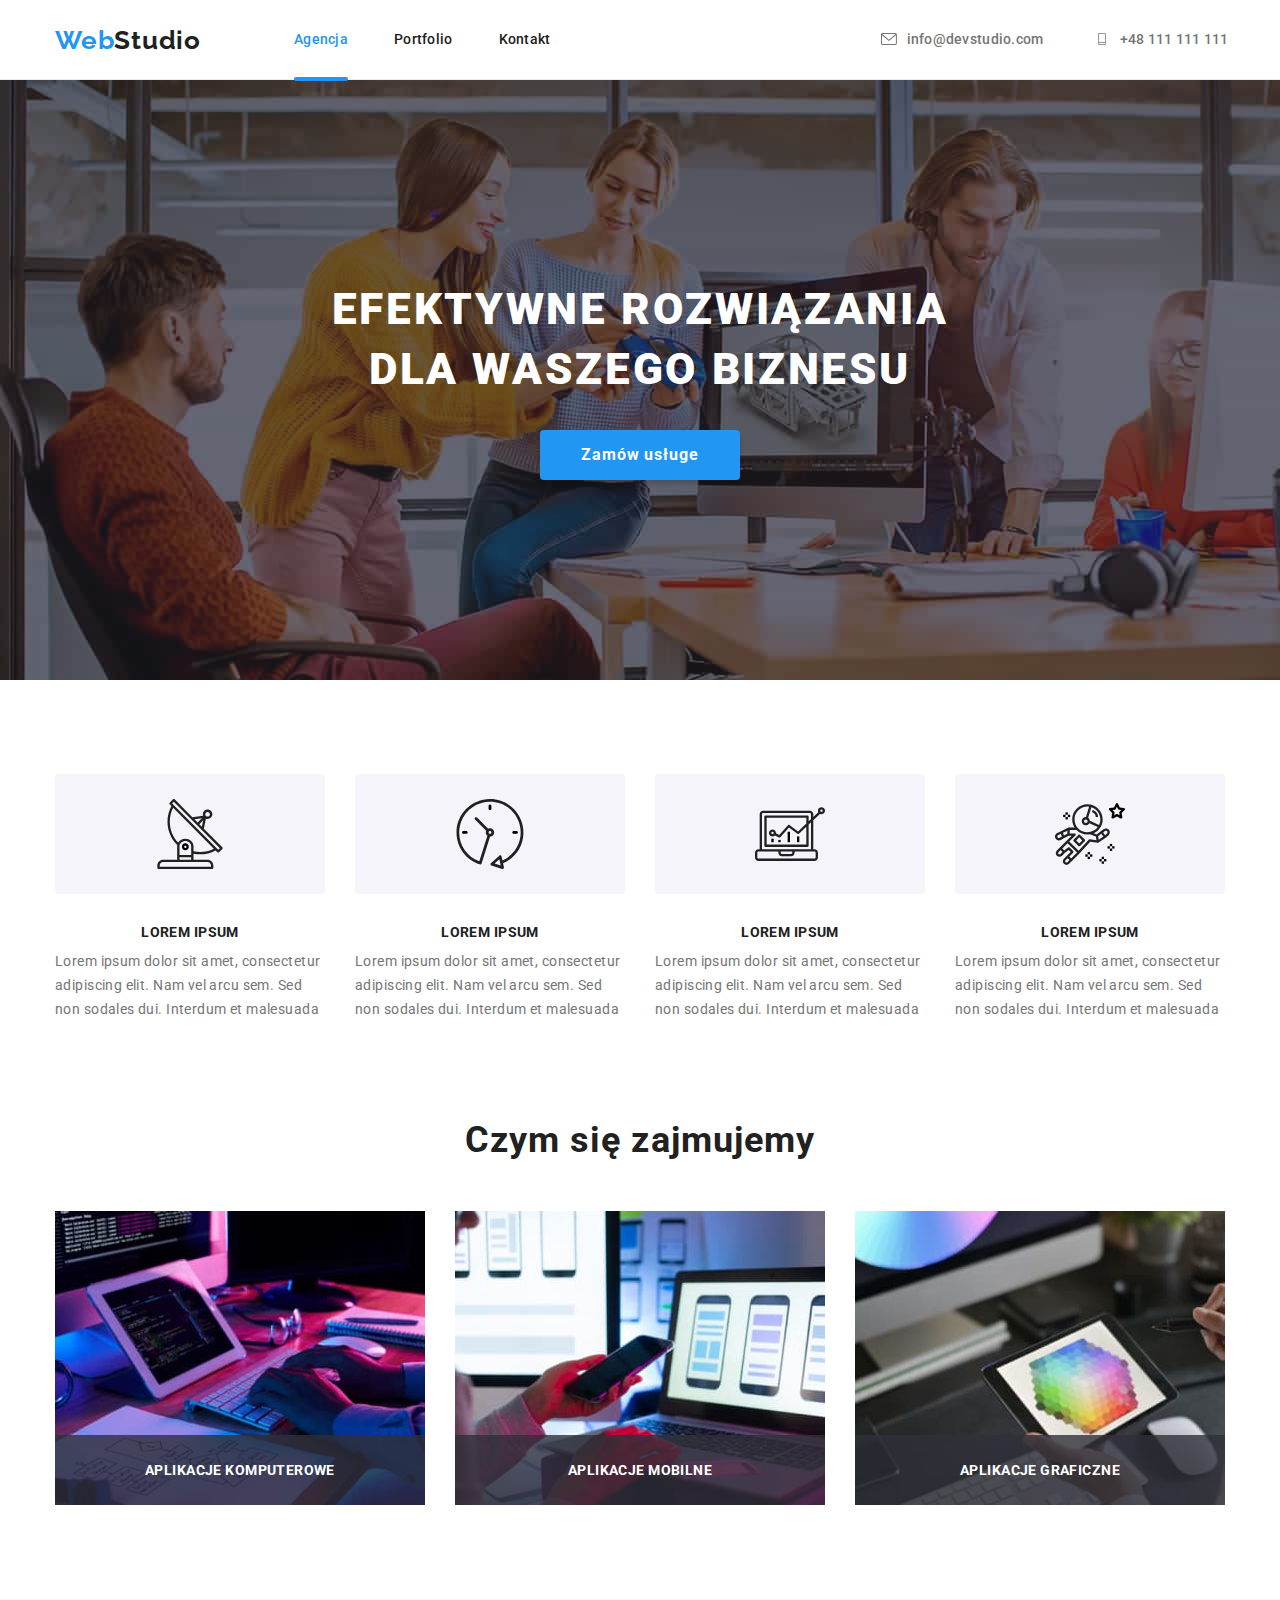
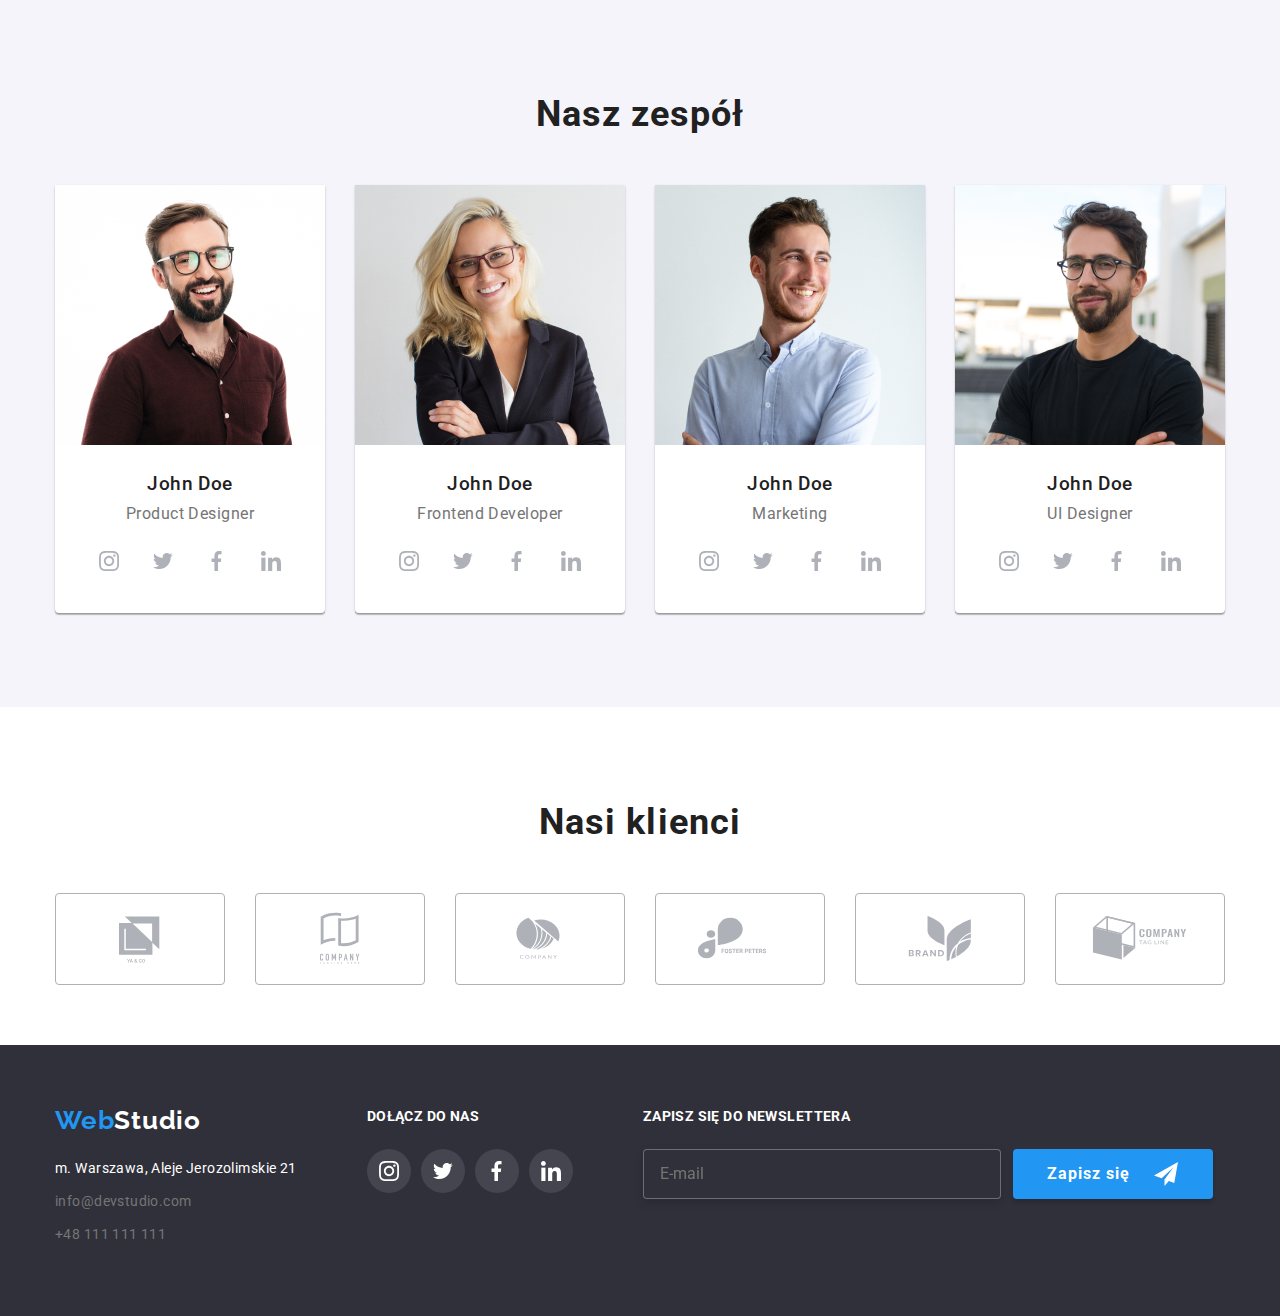
<file: index.html>
<!DOCTYPE html>
<html lang="en">

<head>
  <meta charset="UTF-8" />
  <meta http-equiv="X-UA-Compatible" content="IE=edge" />
  <meta name="viewport" content="width=device-width, initial-scale=1.0" />
  <title>WebStudio homepage</title>
  <link rel="icon" type="image/x-icon" href="images/favicon.png">
  <link rel="stylesheet"
    href="https://cdnjs.cloudflare.com/ajax/libs/modern-normalize/1.0.0/modern-normalize.min.css" />
  <link rel="preconnect" href="https://fonts.googleapis.com" />
  <link rel="preconnect" href="https://fonts.gstatic.com" crossorigin />
  <link href="https://fonts.googleapis.com/css2?family=Raleway:wght@700&family=Roboto:wght@400;500;700;900&display=swap"
    rel="stylesheet" />
  <link rel="stylesheet" href="./css/main.min.css" />
</head>

<body>
  <header class="header">
    <div class="container">
      <a class="logo" href="./index.html"><span class="logo--color">Web</span>Studio</a>
      <div class="header__desktop">
        <nav class="navi">
          <ul class="navi__list">
            <li class="navi__item">
              <a class="navi__link navi__link--active" href="./index.html">Agencja</a>
            </li>
            <li class="navi__item">
              <a class="navi__link" href="./portfolio.html">Portfolio</a>
            </li>
            <li class="navi__item">
              <a class="navi__link" href="./Kontakt">Kontakt</a>
            </li>
          </ul>
        </nav>
        <ul class="contact">
          <li class="contact__item">
            <a class="contact__link" href="mailto:info@devstudio.com">
              <svg class="contact__icon">
                <use href="./images/sprite.svg#icon-envelope"></use>
              </svg>info@devstudio.com
            </a>
          </li>
          <li class="contact__item">
            <a class="contact__link contact__link--header" href="tel:+48111111111">
              <svg class="contact__icon">
                <use href="./images/sprite.svg#icon-phone"></use>
              </svg>+48 111 111 111
            </a>
          </li>
        </ul>
      </div>
      <div class="header__mobile">
        <button class="menu__button js-open-menu" aria-expanded="false" aria-controls="mobile-menu">
          <svg class="menu__icon">
            <use href="./images/sprite.svg#icon-menu-open"></use>
          </svg>
        </button>
      </div>
    </div>
  </header>
  <main>
    <section class="title">
      <div class="container">
        <h1 class="title__headline">EFEKTYWNE ROZWIĄZANIA DLA WASZEGO BIZNESU</h1>
        <button class="title__button" type="button" data-modal-open>Zamów usługe</button>
      </div>
    </section>
    <section class="section">
      <div class="container">
        <ul class="list">
          <li class="list__item">
            <div class="list__box">
              <svg class="list__icon">
                <use href="./images/sprite.svg#icon-antenna"></use>
              </svg>
            </div>
            <h2 class="list__headline">LOREM IPSUM</h2>
            <p class="list__text">
              Lorem ipsum dolor sit amet, consectetur adipiscing elit. Nam vel
              arcu sem. Sed non sodales dui. Interdum et malesuada
            </p>
          </li>
          <li class="list__item">
            <div class="list__box">
              <svg class="list__icon">
                <use href="./images/sprite.svg#icon-clock"></use>
              </svg>
            </div>
            <h2 class="list__headline">LOREM IPSUM</h2>
            <p class="list__text">
              Lorem ipsum dolor sit amet, consectetur adipiscing elit. Nam vel
              arcu sem. Sed non sodales dui. Interdum et malesuada
            </p>
          </li>
          <li class="list__item">
            <div class="list__box">
              <svg class="list__icon">
                <use href="./images/sprite.svg#icon-diagram"></use>
              </svg>
            </div>
            <h2 class="list__headline">LOREM IPSUM</h2>
            <p class="list__text">
              Lorem ipsum dolor sit amet, consectetur adipiscing elit. Nam vel
              arcu sem. Sed non sodales dui. Interdum et malesuada
            </p>
          </li>
          <li class="list__item">
            <div class="list__box">
              <svg class="list__icon">
                <use href="./images/sprite.svg#icon-astronaut"></use>
              </svg>
            </div>
            <h2 class="list__headline">LOREM IPSUM</h2>
            <p class="list__text">
              Lorem ipsum dolor sit amet, consectetur adipiscing elit. Nam vel
              arcu sem. Sed non sodales dui. Interdum et malesuada
            </p>
          </li>
        </ul>
    </section>
    <section class="what-we-do section">
      <div class="container">
        <h2 class="section__title">Czym się zajmujemy</h2>
        <ul class="what-we-do__list">
          <li class="what-we-do__item">
            <div class="what-we-do__box">
              <img src="images/img 1.jpg" alt="Człowiek piszący na klawiaturze od komputera" width="370" height="294" />
              <p class="what-we-do__text">aplikacje komputerowe</p>
            </div>
          </li>
          <li class="what-we-do__item">
            <div class="what-we-do__box">
              <img src="images/img 2.jpg" alt="Człowiek trzymający telefon przed laptopem" width="370" height="294" />
              <p class="what-we-do__text">aplikacje mobilne</p>
            </div>
          </li>
          <li class="what-we-do__item">
            <div class="what-we-do__box">
              <img src="images/img 3.jpg" alt="Człowiek trzymający tablet z grafiką palety barw" width="370"
                height="294" />
              <p class="what-we-do__text">aplikacje graficzne</p>
            </div>
          </li>
        </ul>
      </div>
    </section>
    <section class="our-team section">
      <div class="container">
        <h2 class="section__title">Nasz zespół</h2>
        <ul class="our-team__list">
          <li class="our-team__item">
            <figure class="our-team__frame">
              <img class="our-team__img" src="images/Product-designer-mobile-@1x-450x460.jpg"
                srcset="images/Product-designer-mobile-@1x-450x460.jpg 450w, images/Product-designer-mobile-@2x-900x920.jpg 900w, images\Product-designer-tablet-@1x-354x374.jpg 354w, images\Product-designer-tablet-@2x-708x748.jpg 708w, images\Product-designer-desktop-@1x-270x260.jpg 270w, images\Product-designer-desktop-@2x-540x520.jpg 540w"
                alt="Product Designer"
                sizes="(min-width: 1200px) 270px, (min-width: 768px) 354px, (min-width: 200px) 450px" />
              <figcaption>
                <h3 class="our-team__name">John Doe</h3>
                <p class="our-team__workplace">Product Designer</p>
                <ul class="social">
                  <li>
                    <a class="social__link" href="#">
                      <svg class="social__icon">
                        <use href="./images/sprite.svg#icon-instagram"></use>
                      </svg>
                    </a>
                  </li>
                  <li>
                    <a class="social__link" href="#">
                      <svg class="social__icon">
                        <use href="./images/sprite.svg#icon-twitter"></use>
                      </svg>
                    </a>
                  </li>
                  <li>
                    <a class="social__link" href="#">
                      <svg class="social__icon">
                        <use href="./images/sprite.svg#icon-facebook"></use>
                      </svg>
                    </a>
                  </li>
                  <li>
                    <a class="social__link" href="#">
                      <svg class="social__icon">
                        <use href="./images/sprite.svg#icon-linkedin"></use>
                      </svg>
                    </a>
                  </li>
                </ul>
              </figcaption>
            </figure>
          </li>
          <li class="our-team__item">
            <figure class="our-team__frame">
              <img class="our-team__img" src="images/Frontend-mobile-@1x-450x460.jpg"
                srcset="images\Frontend-mobile-@1x-450x460.jpg 450w, images\Frontend-mobile-@2x-900x920.jpg 900w, images\Frontend-tablet-@1x-354x374.jpg 354w, images\Frontend-tablet-@2x-708x748.jpg 708w, images\Frontend-desktop-@1x-270x260.jpg 270w, images\Product-designer-desktop-@2x-540x520.jpg 540w"
                alt="Frontend Developer"
                sizes="(min-width: 1200px) 270px, (min-width: 768px) 354px, (min-width: 200px) 450px" />
              <figcaption>
                <h3 class="our-team__name">John Doe</h3>
                <p class="our-team__workplace">Frontend Developer</p>
                <ul class="social">
                  <li>
                    <a class="social__link" href="#">
                      <svg class="social__icon">
                        <use href="./images/sprite.svg#icon-instagram"></use>
                      </svg>
                    </a>
                  </li>
                  <li>
                    <a class="social__link" href="#">
                      <svg class="social__icon">
                        <use href="./images/sprite.svg#icon-twitter"></use>
                      </svg>
                    </a>
                  </li>
                  <li>
                    <a class="social__link" href="#">
                      <svg class="social__icon">
                        <use href="./images/sprite.svg#icon-facebook"></use>
                      </svg>
                    </a>
                  </li>
                  <li>
                    <a class="social__link" href="#">
                      <svg class="social__icon">
                        <use href="./images/sprite.svg#icon-linkedin"></use>
                      </svg>
                    </a>
                  </li>
                </ul>
              </figcaption>
            </figure>
          </li>
          <li class="our-team__item">
            <figure class="our-team__frame">
              <img class="our-team__img" src="images/Marketing-mobile-@1x-450x460.jpg"
                srcset=" images/Marketing-mobile-@1x-450x460.jpg 450w, images\Marketing-mobile-@2x-900x920.jpg 900w, images\Marketing-tablet-@1x-354x374.jpg 354w, images\Marketing-tablet-@2x-708x748.jpg 708w, images\Marketing-desktop-@1x-270x260.jpg 270w, images\Marketing-desktop-@2x-540x520.jpg 540w"
                alt="Marketing" sizes="(min-width: 1200px) 270px, (min-width: 768px) 354px, (min-width: 200px) 450px" />
              <figcaption>
                <h3 class="our-team__name">John Doe</h3>
                <p class="our-team__workplace">Marketing</p>
                <ul class="social">
                  <li>
                    <a class="social__link" href="#">
                      <svg class="social__icon">
                        <use href="./images/sprite.svg#icon-instagram"></use>
                      </svg>
                    </a>
                  </li>
                  <li>
                    <a class="social__link" href="#">
                      <svg class="social__icon">
                        <use href="./images/sprite.svg#icon-twitter"></use>
                      </svg>
                    </a>
                  </li>
                  <li>
                    <a class="social__link" href="#">
                      <svg class="social__icon">
                        <use href="./images/sprite.svg#icon-facebook"></use>
                      </svg>
                    </a>
                  </li>
                  <li>
                    <a class="social__link" href="#">
                      <svg class="social__icon">
                        <use href="./images/sprite.svg#icon-linkedin"></use>
                      </svg>
                    </a>
                  </li>
                </ul>
              </figcaption>
            </figure>
          </li>
          <li class="our-team__item">
            <figure class="our-team__frame">
              <img class="our-team__img" src="images/UI-designer-mobile-@1x-450x460.jpg"
                srcset="images/UI-designer-mobile-@1x-450x460.jpg 450w, images\UI-designer-mobile-@2x-900x920.jpg 900w, images\UI-designer-tablet-@1x-354x374.jpg 354w, images\UI-designer-tablet-@2x-708-748.jpg 708w, images\UI-designer-desktop-@1x-270x260.jpg 270w, images\UI-designer-desktop-@2x-540x520.jpg 540w"
                alt="UI Designer"
                sizes="(min-width: 1200px) 270px, (min-width: 768px) 354px, (min-width: 200px) 450px" />
              <figcaption>
                <h3 class="our-team__name">John Doe</h3>
                <p class="our-team__workplace">UI Designer</p>
                <ul class="social">
                  <li>
                    <a class="social__link" href="#">
                      <svg class="social__icon">
                        <use href="./images/sprite.svg#icon-instagram"></use>
                      </svg>
                    </a>
                  </li>
                  <li>
                    <a class="social__link" href="#">
                      <svg class="social__icon">
                        <use href="./images/sprite.svg#icon-twitter"></use>
                      </svg>
                    </a>
                  </li>
                  <li>
                    <a class="social__link" href="#">
                      <svg class="social__icon">
                        <use href="./images/sprite.svg#icon-facebook"></use>
                      </svg>
                    </a>
                  </li>
                  <li>
                    <a class="social__link" href="#">
                      <svg class="social__icon">
                        <use href="./images/sprite.svg#icon-linkedin"></use>
                      </svg>
                    </a>
                  </li>
                </ul>
              </figcaption>
            </figure>
          </li>
        </ul>
      </div>
    </section>
    <section class="our-clients section">
      <div class="container">
        <h2 class="section__title">Nasi klienci</h2>
        <ul class="our-clients__list">
          <li class="our-clients__item">
            <svg class="logo__icon">
              <use href="./images/sprite.svg#icon-logo1"></use>
            </svg>
          </li>
          <li class="our-clients__item">
            <svg class="logo__icon">
              <use href="./images/sprite.svg#icon-logo2"></use>
            </svg>
          </li>
          <li class="our-clients__item">
            <svg class="logo__icon">
              <use href="./images/sprite.svg#icon-logo3"></use>
            </svg>
          </li>
          <li class="our-clients__item">
            <svg class="logo__icon">
              <use href="./images/sprite.svg#icon-logo4"></use>
            </svg>
          </li>
          <li class="our-clients__item">
            <svg class="logo__icon">
              <use href="./images/sprite.svg#icon-logo5"></use>
            </svg>
          </li>
          <li class="our-clients__item">
            <svg class="logo__icon">
              <use href="./images/sprite.svg#icon-logo6"></use>
            </svg>
          </li>
        </ul>
      </div>
    </section>
  </main>
  <footer class="bottom">
    <div class="container">
      <ul class="bottom-list">
        <li class="bottom-list__item">
          <a class="logo logo--white" href="/"><span class="logo--color">Web</span>Studio</a>
          <address class="address">m. Warszawa, Aleje Jerozolimskie 21</address>
          <address>
            <p class="contact contact--bottom">
              <a class="contact__link" href="mailto:info@devstudio.com">info@devstudio.com</a>
            </p>
            <p class="contact contact--bottom">
              <a class="contact__link" href="tel:+48111111111">+48 111 111 111</a>
            </p>
          </address>
        </li>
        <li class="bottom-list__item">
          <h3 class="bottom-list__headline">dołącz do nas</h3>
          <ul class="social social--bottom">
            <li class="social__item social__item--bottom">
              <a class="social__link social__link--bottom" href="#">
                <svg class="social__icon">
                  <use href="./images/sprite.svg#icon-instagram"></use>
                </svg>
              </a>
            </li>
            <li class="social__item social__item--bottom">
              <a class="social__link social__link--bottom" href="#">
                <svg class="social__icon">
                  <use href="./images/sprite.svg#icon-twitter"></use>
                </svg>
              </a>
            </li>
            <li class="social__item social__item--bottom">
              <a class="social__link social__link--bottom" href="#">
                <svg class="social__icon">
                  <use href="./images/sprite.svg#icon-facebook"></use>
                </svg>
              </a>
            </li>
            <li class="social__item social__item--bottom">
              <a class="social__link social__link--bottom" href="#">
                <svg class="social__icon">
                  <use href="./images/sprite.svg#icon-linkedin"></use>
                </svg>
              </a>
            </li>
          </ul>
        </li>
        <li class="bottom-list__item">
          <h3 class="bottom-list__headline">zapisz się do newslettera</h3>
          <form class="bottom-form" method="post">
            <label>
              <input class="bottom-form__input" type="email" name="email" placeholder="E-mail">
            </label>
            <button class="title__button" type="submit">
              Zapisz się
              <svg class="bottom-form__icon">
                <use href="./images/sprite.svg#icon-send"></use>
              </svg>
            </button>
          </form>
        </li>
      </ul>
    </div>
  </footer>
  <div class="backdrop is-hidden" data-modal>
    <div class="modal">
      <button type="button" class="close-btn" data-modal-close>
        <svg class="close-btn__icon">
          <use href="./images/sprite.svg#icon-close-btn"></use>
        </svg>
      </button>
      <form class="modal-form" action="#" method="post">
        <h4 class="modal-form__headline">Zostaw swoje dane w formularzu poniżej</h4>
        <label class="modal-form__label" for="user_name">
          <p class="modal-form__text">Imie</p>
          <svg class="modal-form__icon">
            <use href="./images/sprite.svg#icon-person-black"></use>
          </svg>
          <input class="modal-form__input" id="user_name" type="text" name="name" required>
        </label>
        <label class="modal-form__label" for="user_phone">
          <p class="modal-form__text">Telefon</p>
          <svg class="modal-form__icon">
            <use href="./images/sprite.svg#icon-phone-black"></use>
          </svg>
          <input class="modal-form__input" id="user_phone" type="tel" name="phone" required>
        </label>
        <label class="modal-form__label" for="user_email">
          <p class="modal-form__text">Email</p>
          <svg class="modal-form__icon">
            <use href="./images/sprite.svg#icon-email-black"></use>
          </svg>
          <input class="modal-form__input" id="user_email" type="email" name="email" required>
        </label>
        <label class="modal-form__label" for="user_feedback">
          <p class="modal-form__text">Komentarz</p>
          <textarea id="user-feedback" class="modal-form__textarea" name="feedback" rows="5"
            placeholder="Wprowadź tekst"></textarea>
        </label>
        <div class="policy">
          <input class="policy__input visually-hidden" type="checkbox" id="user_policy" name="policy">
          <label class="policy__text" for="user_policy">Oświadczam iż akceptuję&nbsp;<a class="policy__link"
              href="#">Regulamin</a>&nbsp;i&nbsp;<a class="policy__link" href="#">Politykę Prywatności.</a></label>
        </div>
        <button class="title__button modal__button" type="submit">Wyślij</button>
      </form>
    </div>
  </div>
  <div class="menu-container js-menu-container" id="mobile-menu">
    <button class="menu__button--close js-close-menu">
      <svg class="menu__button--close-icon">
        <use href="./images/sprite.svg#icon-menu-close"></use>
      </svg>
    </button>
    <div>
      <ul class="menu-navigation">
        <li class="menu-navigation__item"><a href="./index.html"
            class="menu-navigation__link menu-navigation__link--active">Agencja</a></li>
        <li class="menu-navigation__item"><a href="./portfolio.html" class="menu-navigation__link">Portfolio</a></li>
        <li class="menu-navigation__item"><a href="" class="menu-navigation__link">Kontakt</a></li>
      </ul>
    </div>
    <div class="menu-contact">
      <ul class="menu-contact__list">
        <li class="menu-contact__phone"><a href="tel:+48111111111" class="menu-contact__phone">+48 111 111 111</a></li>
        <li class="menu-contact__mail"><a href="mailto:info@devstudio.com"
            class="menu-contact__mail">info@devstudio.com</a></li>
      </ul>
    </div>
    <div class="menu-social">
      <ul class="menu-social__list">
        <li class="menu-social__item"><a href="" class="menu-social__link">Instagram</a></li>
        <li class="menu-social__item"><a href="" class="menu-social__link">Twitter</a></li>
        <li class="menu-social__item"><a href="" class="menu-social__link">Facebook</a></li>
        <li class="menu-social__item"><a href="" class="menu-social__link">LinkedIn</a></li>
      </ul>
    </div>
  </div>
  <script src="./js/modal.js"></script>
  <script src="./js/mobile-menu.js"></script>
  <script src="/js/scroll.js"></script>
</body>

</html>
</file>
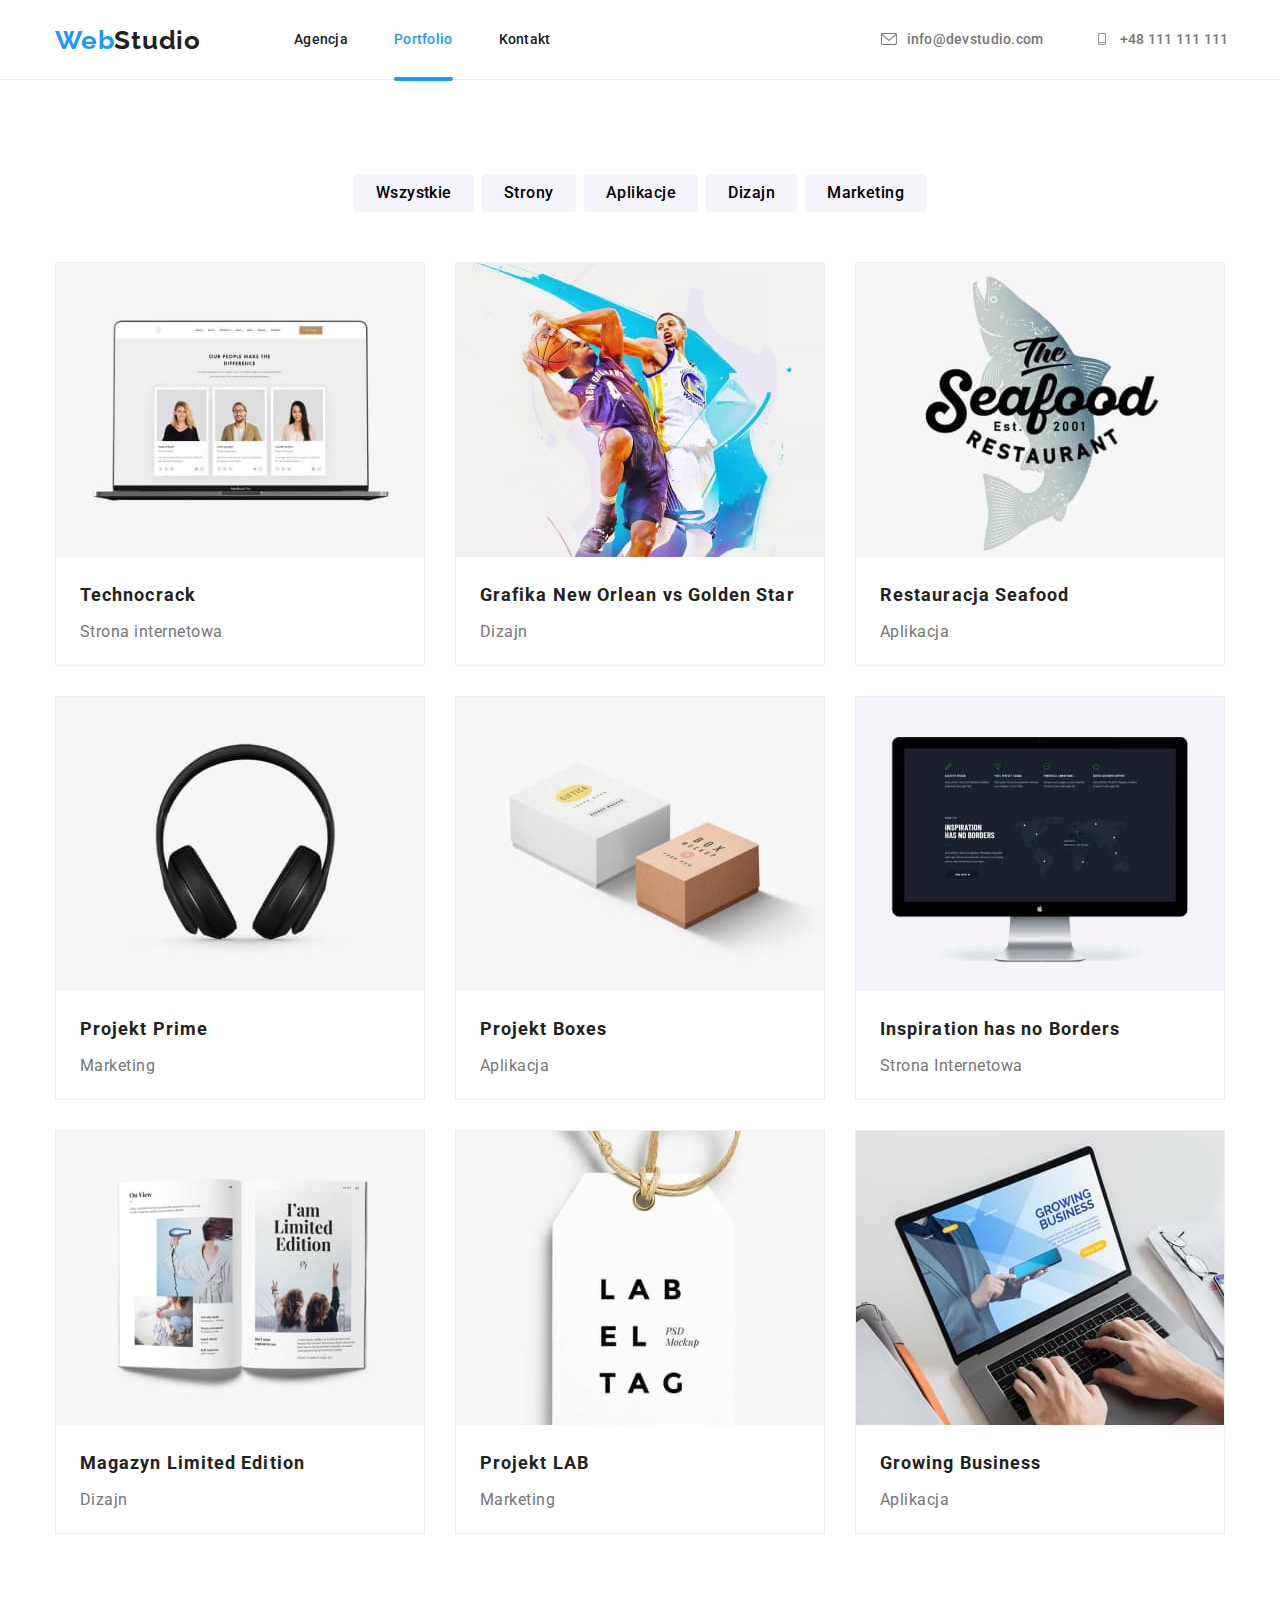
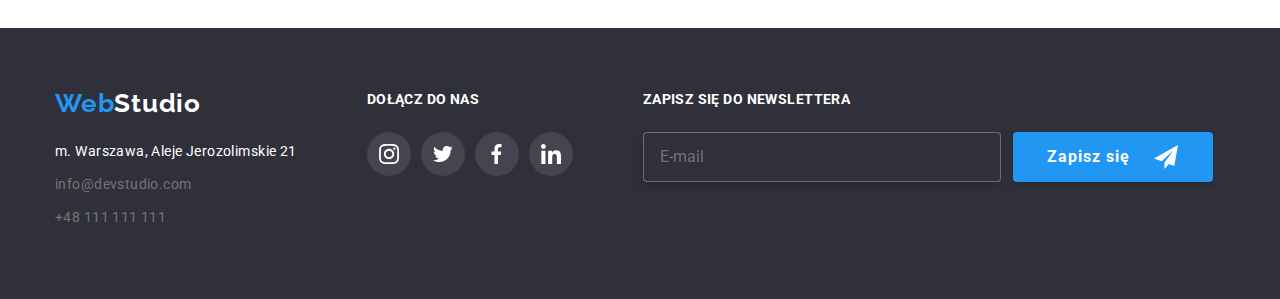
<file: portfolio.html>
<!DOCTYPE html>
<html lang="en">

<head>
  <meta charset="UTF-8" />
  <meta http-equiv="X-UA-Compatible" content="IE=edge" />
  <meta name="viewport" content="width=device-width, initial-scale=1.0" />
  <title>Portfolio</title>
  <link rel="stylesheet"
    href="https://cdnjs.cloudflare.com/ajax/libs/modern-normalize/1.0.0/modern-normalize.min.css" />
  <link rel="preconnect" href="https://fonts.googleapis.com" />
  <link rel="preconnect" href="https://fonts.gstatic.com" crossorigin />
  <link href="https://fonts.googleapis.com/css2?family=Raleway:wght@700&family=Roboto:wght@400;500;700;900&display=swap"
    rel="stylesheet" />
  <link rel="stylesheet" href="./css/main.min.css" />
</head>

<body>
  <header class="header">
    <div class="container">
      <a class="logo" href="./index.html"><span class="logo--color">Web</span>Studio</a>
      <div class="header__desktop">
        <nav class="navi">
          <ul class="navi__list">
            <li class="navi__item">
              <a class="navi__link" href="./index.html">Agencja</a>
            </li>
            <li class="navi__item">
              <a class="navi__link navi__link--active" href="./portfolio.html">Portfolio</a>
            </li>
            <li class="navi__item">
              <a class="navi__link" href="./Kontakt">Kontakt</a>
            </li>
          </ul>
        </nav>
        <ul class="contact">
          <li class="contact__item">
            <a class="contact__link" href="mailto:info@devstudio.com">
              <svg class="contact__icon">
                <use href="./images/sprite.svg#icon-envelope"></use>
              </svg>info@devstudio.com
            </a>
          </li>
          <li class="contact__item">
            <a class="contact__link contact__link--header" href="tel:+48111111111">
              <svg class="contact__icon">
                <use href="./images/sprite.svg#icon-phone"></use>
              </svg>+48 111 111 111
            </a>
          </li>
        </ul>
      </div>
      <div class="header__mobile">
        <button class="menu__button js-open-menu" aria-expanded="false" aria-controls="mobile-menu">
          <svg class="menu__icon">
            <use href="./images/sprite.svg#icon-menu-open"></use>
          </svg>
        </button>
      </div>
    </div>
  </header>
  <main>
    <section class="section portfolio-page">
      <div class="container">
        <ul class="button-list">
          <li class="button-list__item">
            <button class="button-list__button" type="button">Wszystkie</button>
          </li>
          <li class="button-list__item">
            <button class="button-list__button" type="button">Strony</button>
          </li>
          <li class="button-list__item">
            <button class="button-list__button" type="button">Aplikacje</button>
          </li>
          <li class="button-list__item">
            <button class="button-list__button" type="button">Dizajn</button>
          </li>
          <li class="button-list__item">
            <button class="button-list__button" type="button">Marketing</button>
          </li>
        </ul>
      </div>
    </section>
    <section class="section section--box-list">
      <div class="container">
        <ul class="box-list">
          <li class="box-list__item">
            <figure class="box">
              <div class="box__hidden">
                <img class="box__img" src="images/Technocrack-mobile-@1x-450x294.jpg"
                  srcset="images/Technocrack-mobile-@1x-450x294.jpg 450w, images\Technocrack-mobile-@2x-900x588.jpg 900w, images\Technocrack-tablet-@1x-354x294.jpg 354w, images\Technocrack-tablet-@2x-708x588.jpg 708w, images\Technocrack-desktop-@1x-370x294.jpg 370w, images\Technocrack-desktop-@2x-740x588.jpg 740w "
                  alt="Technocrack"
                  sizes="(min-width: 1200px) 370px, (min-width: 768px) 354px, (min-width: 200px) 450px" />
                <div class="box__overlay">
                  <p>
                    Technocrack jest popularną platformą wykorzystywaną do
                    rozpowszechniania koronawirusa. Firmy wykorzystują tę
                    platformę do celów szpiegowskich i ataków na
                    niezabezpieczone serwery konkurencji
                  </p>
                </div>
              </div>
              <figcaption class="box__text">
                <h3 class="box__name">Technocrack</h3>
                <p class="box__filter">Strona internetowa</p>
              </figcaption>
            </figure>
          </li>
          <li class="box-list__item">
            <figure class="box">
              <div class="box__hidden">
                <img class="box__img" src="images/Orlean-mobile-@1x-450x294.jpg"
                  srcset="images/Orlean-mobile-@1x-450x294.jpg 450w, images\Orlean-mobile-@2x-900x588.jpg 900w, images\Orlean-tablet-@1x-354x294.jpg 354w, images\Orlean-tablet-@2x-708x588.jpg 708w, images\Orlean-desktop-@1x-370x294.jpg 370w, images\Orlean-desktop-@2x-740x588.jpg 740w "
                  alt="New Orlean"
                  sizes="(min-width: 1200px) 370px, (min-width: 768px) 354px, (min-width: 200px) 450px" />
                <div class="box__overlay">
                  <p>
                    Technocrack jest popularną platformą wykorzystywaną do
                    rozpowszechniania koronawirusa. Firmy wykorzystują tę
                    platformę do celów szpiegowskich i ataków na
                    niezabezpieczone serwery konkurencji
                  </p>
                </div>
              </div>
              <figcaption>
                <h3 class="box__name">Grafika New Orlean vs Golden Star</h3>
                <p class="box__filter">Dizajn</p>
              </figcaption>
            </figure>
          </li>
          <li class="box-list__item">
            <figure class="box">
              <div class="box__hidden">
                <img class="box__img" src="images/Seafood-mobile-@1x-450x294.jpg"
                  srcset="images/Seafood-mobile-@1x-450x294.jpg 450w, images\Seafood-mobile-@2x-900x588.jpg 900w, images\Seafood-tablet-@1x-354x294.jpg 354w, images\Seafood-tablet-@2x-708x588.jpg 708w, images\Seafood-desktop-@1x-370x294.jpg 370w, images\Seafood-desktop-@2x-740x588.jpg 740w "
                  alt="Restauracja Seafood"
                  sizes="(min-width: 1200px) 370px, (min-width: 768px) 354px, (min-width: 200px) 450px" />
                <div class="box__overlay">
                  <p>
                    Technocrack jest popularną platformą wykorzystywaną do
                    rozpowszechniania koronawirusa. Firmy wykorzystują tę
                    platformę do celów szpiegowskich i ataków na
                    niezabezpieczone serwery konkurencji
                  </p>
                </div>
              </div>
              <figcaption>
                <h3 class="box__name">Restauracja Seafood</h3>
                <p class="box__filter">Aplikacja</p>
              </figcaption>
            </figure>
          </li>
          <li class="box-list__item">
            <figure class="box">
              <div class="box__hidden">
                <img class="box__img" src="images\Prime-mobile-@1x-450x294.jpg"
                  srcset="images\Prime-mobile-@1x-450x294.jpg 450w, images\Prime-mobile-@2x-900x588.jpg 900w, images\Prime-tablet-@1x-354x294.jpg 354w, images\Prime-tablet-@2x-708x588.jpg 708w, images\Prime-desktop-@1x-370x294.jpg 370w, images\Prime-desktop-@2x-740x588.jpg 740w "
                  alt="Projekt Prime"
                  sizes="(min-width: 1200px) 370px, (min-width: 768px) 354px, (min-width: 200px) 450px" />
                <div class="box__overlay">
                  <p>
                    Technocrack jest popularną platformą wykorzystywaną do
                    rozpowszechniania koronawirusa. Firmy wykorzystują tę
                    platformę do celów szpiegowskich i ataków na
                    niezabezpieczone serwery konkurencji
                  </p>
                </div>
              </div>
              <figcaption>
                <h3 class="box__name">Projekt Prime</h3>
                <p class="box__filter">Marketing</p>
              </figcaption>
            </figure>
          </li>
          <li class="box-list__item">
            <figure class="box">
              <div class="box__hidden">
                <img class="box__img" src="images\Boxes-mobile-@1x-450x294.jpg"
                  srcset="images\Boxes-mobile-@1x-450x294.jpg 450w, images\Boxes-mobile-@2x-900x588.jpg 900w, images\Boxes-tablet-@1x-354x294.jpg 354w, images\Boxes-tablet-@2x-708x588.jpg 708w, images\Boxes-desktop-@1x-370x294.jpg 370w, images\Boxes-desktop-@2x-740x588.jpg 740w "
                  alt="Projekt Boxes"
                  sizes="(min-width: 1200px) 370px, (min-width: 768px) 354px, (min-width: 200px) 450px" />
                <div class="box__overlay">
                  <p>
                    Technocrack jest popularną platformą wykorzystywaną do
                    rozpowszechniania koronawirusa. Firmy wykorzystują tę
                    platformę do celów szpiegowskich i ataków na
                    niezabezpieczone serwery konkurencji
                  </p>
                </div>
              </div>
              <figcaption>
                <h3 class="box__name">Projekt Boxes</h3>
                <p class="box__filter">Aplikacja</p>
              </figcaption>
            </figure>
          </li>
          <li class="box-list__item">
            <figure class="box">
              <div class="box__hidden">
                <img class="box__img" src="images\Inspiration-mobile-@1x-450x294.jpg"
                  srcset="images\Inspiration-mobile-@1x-450x294.jpg 450w, images\Inspiration-mobile-@2x-900x588.jpg 900w, images\Inspiration-tablet-@1x-354x294.jpg 354w, images\Inspiration-tablet-@2x-708x588.jpg 708w, images\Inspiration-desktop-@1x-370x294.jpg 370w, images\Inspiration-desktop-@2x-740x588.jpg 740w "
                  alt="Inspiration has no Borders"
                  sizes="(min-width: 1200px) 370px, (min-width: 768px) 354px, (min-width: 200px) 450px" />
                <div class="box__overlay">
                  <p>
                    Technocrack jest popularną platformą wykorzystywaną do
                    rozpowszechniania koronawirusa. Firmy wykorzystują tę
                    platformę do celów szpiegowskich i ataków na
                    niezabezpieczone serwery konkurencji
                  </p>
                </div>
              </div>
              <figcaption>
                <h3 class="box__name">Inspiration has no Borders</h3>
                <p class="box__filter">Strona Internetowa</p>
              </figcaption>
            </figure>
          </li>
          <li class="box-list__item">
            <figure class="box">
              <div class="box__hidden">
                <img class="box__img" src="images\Magazyn-mobile-@1x-450x294.jpg"
                  srcset="images\Magazyn-mobile-@1x-450x294.jpg 450w, images\Magazyn-mobile-@2x-900x588.jpg 900w, images\Magazyn-tablet-@1x-354x294.jpg 354w, images\Magazyn-tablet-@2x-708x588.jpg 708w, images\Magazyn-desktop-@1x-370x294.jpg 370w, images\Magazyn-desktop-@2x-740x588.jpg 740w "
                  alt="Magazyn Limited Edition"
                  sizes="(min-width: 1200px) 370px, (min-width: 768px) 354px, (min-width: 200px) 450px" />
                <div class="box__overlay">
                  <p>
                    Technocrack jest popularną platformą wykorzystywaną do
                    rozpowszechniania koronawirusa. Firmy wykorzystują tę
                    platformę do celów szpiegowskich i ataków na
                    niezabezpieczone serwery konkurencji
                  </p>
                </div>
              </div>
              <figcaption>
                <h3 class="box__name">Magazyn Limited Edition</h3>
                <p class="box__filter">Dizajn</p>
              </figcaption>
            </figure>
          </li>
          <li class="box-list__item">
            <figure class="box">
              <div class="box__hidden">
                <img class="box__img" src="images\LAB-mobile-@1x-450x294.jpg"
                  srcset="images\LAB-mobile-@1x-450x294.jpg 450w, images\LAB-mobile-@2x-900x588.jpg 900w, images\LAB-tablet-@1x-354x294.jpg 354w, images\LAB-tablet-@2x-708x588.jpg 708w, images\LAB-desktop-@1x-370x294.jpg 370w, images\LAB-desktop-@2x-740x588.jpg 740w "
                  alt="Projekt LAB"
                  sizes="(min-width: 1200px) 370px, (min-width: 768px) 354px, (min-width: 200px) 450px" />
                <div class="box__overlay">
                  <p>
                    Technocrack jest popularną platformą wykorzystywaną do
                    rozpowszechniania koronawirusa. Firmy wykorzystują tę
                    platformę do celów szpiegowskich i ataków na
                    niezabezpieczone serwery konkurencji
                  </p>
                </div>
              </div>
              <figcaption>
                <h3 class="box__name">Projekt LAB</h3>
                <p class="box__filter">Marketing</p>
              </figcaption>
            </figure>
          </li>
          <li class="box-list__item">
            <figure class="box">
              <div class="box__hidden">
                <img class="box__img" src="images\Growing-mobile-@1x-450x294.jpg"
                  srcset="images\Growing-mobile-@1x-450x294.jpg 450w, images\Growing-mobile-@2x-900x588.jpg 900w, images\Growing-tablet-@1x-354x294.jpg 354w, images\Growing-tablet-@2x-708x588.jpg 708w, images\Growing-desktop-@1x-370x294.jpg 370w, images\Growing-desktop-@2x-740x588.jpg 740w "
                  alt="Growing Business"
                  sizes="(min-width: 1200px) 370px, (min-width: 768px) 354px, (min-width: 200px) 450px" />
                <div class="box__overlay">
                  <p>
                    Technocrack jest popularną platformą wykorzystywaną do
                    rozpowszechniania koronawirusa. Firmy wykorzystują tę
                    platformę do celów szpiegowskich i ataków na
                    niezabezpieczone serwery konkurencji
                  </p>
                </div>
              </div>
              <figcaption>
                <h3 class="box__name">Growing Business</h3>
                <p class="box__filter">Aplikacja</p>
              </figcaption>
            </figure>
          </li>
        </ul>
      </div>
    </section>
  </main>
  <footer class="bottom">
    <div class="container">
      <ul class="bottom-list">
        <li class="bottom-list__item">
          <a class="logo logo--white" href="/"><span class="logo--color">Web</span>Studio</a>
          <address class="address">m. Warszawa, Aleje Jerozolimskie 21</address>
          <address>
            <p class="contact contact--bottom">
              <a class="contact__link" href="mailto:info@devstudio.com">info@devstudio.com</a>
            </p>
            <p class="contact contact--bottom">
              <a class="contact__link" href="tel:+48111111111">+48 111 111 111</a>
            </p>
          </address>
        </li>
        <li class="bottom-list__item">
          <h3 class="bottom-list__headline">dołącz do nas</h3>
          <ul class="social social--bottom">
            <li class="social__item social__item--bottom">
              <a class="social__link social__link--bottom" href="#">
                <svg class="social__icon">
                  <use href="./images/sprite.svg#icon-instagram"></use>
                </svg>
              </a>
            </li>
            <li class="social__item social__item--bottom">
              <a class="social__link social__link--bottom" href="#">
                <svg class="social__icon">
                  <use href="./images/sprite.svg#icon-twitter"></use>
                </svg>
              </a>
            </li>
            <li class="social__item social__item--bottom">
              <a class="social__link social__link--bottom" href="#">
                <svg class="social__icon">
                  <use href="./images/sprite.svg#icon-facebook"></use>
                </svg>
              </a>
            </li>
            <li class="social__item social__item--bottom">
              <a class="social__link social__link--bottom" href="#">
                <svg class="social__icon">
                  <use href="./images/sprite.svg#icon-linkedin"></use>
                </svg>
              </a>
            </li>
          </ul>
        </li>
        <li class="bottom-list__item">
          <h3 class="bottom-list__headline">zapisz się do newslettera</h3>
          <form class="bottom-form" method="post">
            <label>
              <input class="bottom-form__input" type="email" name="email" placeholder="E-mail">
            </label>
            <button class="title__button" type="submit">
              Zapisz się
              <svg class="bottom-form__icon">
                <use href="./images/sprite.svg#icon-send"></use>
              </svg>
            </button>
          </form>
        </li>
      </ul>
    </div>
  </footer>
  <div class="menu-container js-menu-container" id="mobile-menu">
    <button class="menu__button--close js-close-menu">
      <svg class="menu__button--close-icon">
        <use href="./images/sprite.svg#icon-menu-close"></use>
      </svg>
    </button>
    <div>
      <ul class="menu-navigation">
        <li class="menu-navigation__item"><a href="./index.html" class="menu-navigation__link">Agencja</a></li>
        <li class="menu-navigation__item"><a href="./portfolio.html"
            class="menu-navigation__link menu-navigation__link--active">Portfolio</a></li>
        <li class="menu-navigation__item"><a href="" class="menu-navigation__link">Kontakt</a></li>
      </ul>
    </div>
    <div class="menu-contact">
      <ul class="menu-contact__list">
        <li class="menu-contact__phone"><a href="tel:+48111111111" class="menu-contact__phone">+48 111 111 111</a></li>
        <li class="menu-contact__mail"><a href="mailto:info@devstudio.com"
            class="menu-contact__mail">info@devstudio.com</a></li>
      </ul>
    </div>
    <div class="menu-social">
      <ul class="menu-social__list">
        <li class="menu-social__item"><a href="" class="menu-social__link">Instagram</a></li>
        <li class="menu-social__item"><a href="" class="menu-social__link">Twitter</a></li>
        <li class="menu-social__item"><a href="" class="menu-social__link">Facebook</a></li>
        <li class="menu-social__item"><a href="" class="menu-social__link">LinkedIn</a></li>
      </ul>
    </div>
  </div>
  <script src="./js/mobile-menu.js"></script>
  <script src="/js/scroll.js"></script>
</body>

</html>
</file>
<file: css/main.min.css>
.visually-hidden{position:absolute !important;clip:rect(1px 1px 1px 1px);clip:rect(1px, 1px, 1px, 1px);padding:0 !important;border:0 !important;height:1px !important;width:1px !important;overflow:hidden}body{font-family:"Roboto",sans-serif;color:#212121;font-size:14px;line-height:16px}h1,h2,h3,h4,h5,h6{margin:0;padding:0}ul,ol{padding:0;margin:0;list-style-type:none}p{padding:0;margin:0}img{display:block}link{text-decoration:none}.container{max-width:100%;align-items:center;margin:0px auto;padding:0 15px}.bottom .container{padding-top:60px;padding-bottom:60px;text-align:center}.header .container{display:flex;flex-direction:row;align-items:center;margin:0 auto 0 auto;padding:10px 0px}.portfolio-page .container{justify-content:center}.title .container{display:flex;flex-direction:column;width:100%}@media screen and (min-width: 768px)and (max-width: 1200px){.header .container{padding:19px 0px 19px 0px;justify-content:center;margin:auto}}@media screen and (min-width: 1200px){.container{width:1200px;padding:0 15px}.title .container{width:1200px}.header .container{display:flex;flex-direction:row;align-items:center;margin:0 auto 0 auto;padding:25px 0px 25px 0px}.bottom .container{text-align:start}}.section{padding-top:60px;padding-bottom:60px}@media screen and (min-width: 1200px){.section{padding-top:94px;padding-bottom:94px}}.section__title{font-weight:700;font-size:28px;line-height:33px;text-align:center;letter-spacing:.03em;padding-bottom:30px}@media screen and (min-width: 1200px){.section__title{font-size:36px;line-height:42px;padding-bottom:50px}}.logo{font-family:"Raleway",sans-serif;font-size:26px;font-weight:700;line-height:31px;letter-spacing:.03em;text-decoration:none;color:#212121;padding-left:15px}.logo--color{color:#2196f3}.logo--white{color:#fff;padding-left:0px}@media screen and (min-width: 768px){.logo{margin-right:83px}.logo--white{margin:0px;padding-left:0px}}@media screen and (min-width: 1200px){.logo{margin-right:93px}}.social{display:flex;align-items:center;justify-content:center;padding:16px 32px 32px 30px;padding-left:32px;padding-right:32px}.social__link{display:flex;width:44px;height:44px;border-radius:50%;align-items:center;justify-content:center;transition:all 250ms cubic-bezier(0.4, 0, 0.2, 1);background-color:#fff;fill:#afb1b8}.social__link:hover,.social__link:focus{background-color:#2196f3;fill:#fff}.social__icon{width:20px;height:20px}.social--bottom{padding:0px}.social__item--bottom:not(:last-child){margin-right:10px}.social__link--bottom{background-color:rgba(255,255,255,.1);fill:#fff}.social__link--bottom:hover,.social__link--bottom:focus{background-color:#2196f3}@media screen and (min-width: 1200px){.social{justify-content:space-between}}.title__button{background-color:#2196f3;color:#fff;box-shadow:0px 4px 4px rgba(0,0,0,.15);border-radius:4px;border:0px;border-color:#2f303a;font-weight:700;font-size:16px;line-height:1.88;letter-spacing:.06em;cursor:pointer;width:200px;height:50px;display:flex;align-items:center;justify-content:center;text-align:center;margin:auto}.backdrop{cursor:not-allowed;position:fixed;display:flex;background-color:rgba(0,0,0,.2);left:0;right:0;top:0;bottom:0;transition:all 250ms cubic-bezier(0.4, 0, 0.2, 1)}.is-hidden{opacity:0;visibility:hidden;pointer-events:none}.modal{background-color:#fff;cursor:initial;position:relative;margin:auto;flex-basis:calc(100% - 30px);max-width:450px;max-height:609px}.modal__button{margin:30px auto 40px;padding:0}.close-btn{display:flex;justify-content:center;align-items:center;padding:0;position:absolute;top:8px;right:8px;width:30px;height:30px;border-radius:50%;border:1px solid rgba(0,0,0,.1);background-color:#fff;cursor:pointer}.close-btn__icon{width:18px;height:18px}.close-btn:hover,.close-btn:focus{fill:#2196f3}.policy{display:flex;justify-content:center;align-items:center;padding-left:40px;padding-right:40px}.policy__text{font-size:14px;line-height:1.71;letter-spacing:.03em;color:#757575;display:flex;align-items:center;justify-content:center;flex-wrap:wrap}.policy__text::before{content:"";width:16px;height:16px;border:1px solid #000;border-radius:2px;transition:all 250ms cubic-bezier(0.4, 0, 0.2, 1);margin-right:7px}.policy__link{color:#2196f3}.policy__input:checked+.policy__text::before{background-image:url(../images/checkbox.svg);border:none}@media screen and (min-width: 1200px){.modal{max-width:528px;max-height:581px}}.modal-form{display:flex;flex-direction:column}.modal-form__headline{width:calc(100% - 80px);font-weight:700;font-size:20px;line-height:23px;text-align:center;letter-spacing:.03em;color:#212121;margin:40px auto 12px auto}.modal-form__label{padding-left:40px;font-size:12px;line-height:14px;letter-spacing:.01em;color:#757575;position:relative;transition:all 250ms cubic-bezier(0.4, 0, 0.2, 1)}.modal-form__label:focus-within{fill:#2196f3}.modal-form__input{width:calc(100% - 40px);height:40px;border:1px solid rgba(33,33,33,.2);border-radius:4px;margin-top:4px;margin-bottom:10px;padding-left:42px;transition:all 250ms cubic-bezier(0.4, 0, 0.2, 1)}.modal-form__input:focus-within{border:1px solid #2196f3;outline:none}.modal-form__icon{width:18px;height:18px;position:absolute;left:52px;top:29px}.modal-form__textarea{resize:none;width:calc(100% - 40px);border:1px solid rgba(33,33,33,.2);border-radius:4px;margin-top:4px;margin-bottom:20px;padding:16px 12px;transition:all 250ms cubic-bezier(0.4, 0, 0.2, 1)}.modal-form__textarea:focus-within{border:1px solid #2196f3;outline:none}.button-list{display:flex;justify-content:center}.button-list__item:not(:last-child){margin-right:8px}.button-list__button{background:#f5f4fa;border-radius:4px;border:0px;font-weight:500;font-size:16px;line-height:1.62;text-align:center;letter-spacing:.03em;cursor:pointer;padding:6px 22px;transition:all 250ms cubic-bezier(0.4, 0, 0.2, 1)}.button-list__button:hover,.button-list__button:focus{background:#2196f3;color:#fff;box-shadow:0px 3px 1px rgba(0,0,0,.1),0px 1px 2px rgba(0,0,0,.08),0px 2px 2px rgba(0,0,0,.12)}.menu-container{position:fixed;top:0;left:0;width:100vw;height:100vh;padding:48px 40px;background-color:#fff;z-index:999;transform:translateX(100%);transition:transform 250ms ease-in-out;display:flex;flex-direction:column}.menu-container.is-open{transform:translateX(0)}.menu__button--close{position:absolute;top:10px;right:25px;color:#fff;height:40px;width:40px;display:flex;align-items:center;justify-content:center;margin:0;padding:0;background-color:rgba(0,0,0,0);cursor:pointer;border:none;border-radius:50%;outline:none}.menu__button--close-icon{width:40px;height:40px}.menu-navigation__link,.menu-social__link{text-decoration:none;color:#212121;transition:all 250ms cubic-bezier(0.4, 0, 0.2, 1)}.menu-navigation{font-weight:500;font-size:40px;line-height:47px;letter-spacing:.02em}.menu-navigation__item:not(:last-child){margin-bottom:36px}.menu-navigation__link--active{color:#2196f3}.menu__button--close-icon:focus,.menu__button--close-icon:hover,.menu-navigation__link:focus,.menu-navigation__link:hover{color:#2196f3;fill:#2196f3}.menu-contact{margin-top:auto}.menu-contact__phone{text-decoration:none;color:#2196f3;font-weight:500;font-size:34px;line-height:40px;letter-spacing:.02em;margin-bottom:32px}.menu-contact__mail{text-decoration:none;color:#757575;font-weight:500;font-size:24px;line-height:28px;letter-spacing:.02em;margin-bottom:64px}.menu-social__list{display:flex;flex-wrap:wrap}.menu-social__item{font-weight:500;font-size:18px;line-height:1.22;letter-spacing:.02em}.menu-social__item:not(:last-child)::after{content:"";border-left:1px solid rgba(33,33,33,.2);transform:rotate(90deg);margin-left:10px;margin-right:9px}.menu-social__link{color:#2196f3}@media screen and (min-width: 768px){.menu-container{display:none}}header{width:100%;height:60px;text-decoration:none;font-family:"Roboto",sans-serif;font-weight:500;letter-spacing:.02em;border-bottom:1px solid #ececec}.header__desktop{display:none}.navi__list{display:flex}.navi__link{text-decoration:none;color:#212121;transition:color 250ms cubic-bezier(0.4, 0, 0.2, 1)}.navi__link--active{color:#2196f3}.navi__link--active::after{content:"";display:flex;position:relative;top:30px;border-top:4px solid #2196f3;border-radius:2px}.navi__item:not(:last-child){margin-right:46px}.contact__link{text-decoration:none;color:#757575;fill:#757575;transition:all 250ms cubic-bezier(0.4, 0, 0.2, 1)}.contact__icon{width:16px;height:12px;margin-right:10px}.navi__link:hover,.navi__link:focus,.contact__link:hover,.contact__link:focus,.contact__icon:hover,.contact__icon:focus{color:#2196f3;fill:#2196f3}.header__mobile{margin-right:23px;margin-left:auto}.menu__button{height:40px;width:40px;display:flex;align-items:center;justify-content:center;margin:0;padding:0;background-color:rgba(0,0,0,0);cursor:pointer;border:none;border-radius:50%;outline:none}.menu__icon{width:40px;height:40px}.menu__button:focus,.menu__button:hover{fill:#2196f3}@media screen and (min-width: 768px)and (max-width: 1200px){.header__desktop{display:flex}.header__mobile{display:none}.contact__item:not(:last-child){margin-bottom:10px}header{height:80px}.contact{display:block;margin-left:100px}.navi{display:flex;justify-content:center;align-items:center}.navi__link--active::after{top:30px}}@media screen and (min-width: 1200px){.header__desktop{display:flex}.header__mobile{display:none}header{height:80px}.contact{display:flex;margin-left:330px}.contact__link{display:flex;align-items:center}.contact__item:not(:last-child){margin-right:50px}}.title{background-image:linear-gradient(rgba(47, 48, 58, 0.4), rgba(47, 48, 58, 0.4)),url("../images/background-img.jpg");background-repeat:no-repeat;background-size:cover;width:100%;height:400px;color:#fff;display:flex;flex-direction:column;justify-content:center;margin:0 auto}.title__headline{font-family:"Roboto",sans-serif;font-weight:900;font-size:26px;line-height:1.62;letter-spacing:.06em;text-align:center;text-transform:uppercase;margin-bottom:30px;max-width:365px}@media screen and (min-width: 1200px){.title{background-image:linear-gradient(rgba(47, 48, 58, 0.4), rgba(47, 48, 58, 0.4)),url("../images/background-img.jpg");background-repeat:no-repeat;background-size:cover;height:600px;color:#fff;display:flex;flex-direction:column;justify-content:center;margin:0 auto}.title__headline{font-family:"Roboto",sans-serif;font-weight:900;font-size:44px;line-height:1.36;letter-spacing:.06em;text-align:center;text-transform:uppercase;margin-bottom:30px;max-width:696px}}.list{justify-content:center;width:100%}.list__item:not(:last-child){margin-bottom:30px}.list__headline{text-align:center;font-weight:700;font-size:14px;line-height:16px;letter-spacing:.03em;text-transform:uppercase;padding-bottom:10px}.list__text{display:flex;justify-content:center;line-height:1.71;letter-spacing:.03em;color:#757575;margin:0px}.list__box{background-color:#f5f4fa;border-radius:4px;padding:25px 0;display:flex;justify-content:center;margin-bottom:30px}.list__icon{height:70px;width:70px}@media screen and (min-width: 768px)and (max-width: 1200px){.list{display:flex;flex-wrap:wrap;justify-content:space-between}.list__item{flex-basis:calc((100% - 30px)/2)}}@media screen and (min-width: 1200px){.list{display:flex}.list__item{width:270px}.list__item:not(:last-child){margin-right:30px;margin-bottom:0px}.list__headline{font-weight:700;font-size:14px;line-height:16px;letter-spacing:.03em;text-transform:uppercase;padding-bottom:10px}.list__text{line-height:1.71;letter-spacing:.03em;color:#757575;height:75px;margin:0px}.list__box{background-color:#f5f4fa;border-radius:4px;padding:25px 0;display:flex;justify-content:center;margin-bottom:30px}}.what-we-do{display:none}@media screen and (min-width: 1200px){.what-we-do{display:flex;visibility:visible;padding-top:0px;padding-bottom:94px}.what-we-do__list{display:flex;justify-content:space-between}.what-we-do__item:not(:last-child){margin-right:30px}.what-we-do__box{width:370px;height:294px;position:relative}.what-we-do__text{position:absolute;width:370px;height:70px;color:#fff;font-weight:700;font-size:14px;line-height:70px;letter-spacing:.03em;text-align:center;text-transform:uppercase;background:rgba(47,48,58,.8);bottom:0;margin:0}}.our-team{background-color:#f5f4fa;font-size:16px;line-height:19px;text-align:center;letter-spacing:.03em;margin:0 auto}.our-team__list{display:flex;flex-direction:column;justify-content:center;align-items:center}.our-team__frame{box-shadow:0px 1px 3px rgba(0,0,0,.12),0px 1px 1px rgba(0,0,0,.14),0px 2px 1px rgba(0,0,0,.2);border-radius:0px 0px 4px 4px;background-color:#fff;margin:0}.our-team__img{width:100%;height:100%}.our-team__name{font-weight:500;margin-top:30px;margin-bottom:10px}.our-team__workplace{color:#757575;margin:0px}.our-team__item:not(:last-child){margin-bottom:30px}@media screen and (min-width: 768px)and (max-width: 1200px){.our-team__list{flex-wrap:wrap;flex-direction:row;justify-content:space-between}.our-team__item{flex-basis:calc((100% - 30px)/2)}.our-team__item{margin-bottom:30px}.our-team__frame{margin:0;padding:0}}@media screen and (min-width: 1200px){.our-team__list{display:flex;justify-content:center;flex-direction:row}.our-team__item{width:100%}.our-team__frame{width:270px;height:428px;margin:0}.our-team__img{width:100%;height:260px}.our-team__item:not(:last-child){margin-right:30px;margin-bottom:0px}}.our-clients{width:100%;padding-bottom:30px}.our-clients__list{display:flex;flex-wrap:wrap;justify-content:space-between}.our-clients__item{border-radius:4px;border:1px solid #afb1b8;width:170px;height:92px;flex-basis:calc((100% - 30px)/2);margin-bottom:30px;display:flex;justify-content:center;align-items:center;fill:#afb1b8;transition:all 250ms cubic-bezier(0.4, 0, 0.2, 1)}.our-clients__item:hover,.our-clients__item:focus{fill:#2196f3;border:1px solid #2196f3;cursor:pointer}.logo__icon{width:106px;height:60px}@media screen and (min-width: 768px)and (max-width: 1200px){.our-clients__item{flex-basis:calc((100% - 30px)/3)}}@media screen and (min-width: 1200px){.our-clients__list{display:flex;flex-wrap:nowrap}.our-clients__item:not(:last-child){margin-right:30px}}.bottom{background-color:#2f303a;line-height:1.71;width:100%;text-align:center}.address{color:#fff;font-family:"Roboto",sans-serif;font-style:normal;font-weight:400;font-size:14px;line-height:1.71;letter-spacing:.03em;margin-top:20px}.contact--bottom{justify-content:center;font-style:normal;font-weight:400;font-size:14px;line-height:1.71;letter-spacing:.03em;color:rgba(255,255,255,.6);margin:9px 0px 9px 0px}.bottom-list__headline{font-weight:700;letter-spacing:.03em;text-transform:uppercase;color:#fff;font-size:14px;padding-bottom:20px}.bottom-form__input{margin-bottom:20px;border:1px solid rgba(255,255,255,.3);filter:drop-shadow(0px 4px 4px rgba(0, 0, 0, 0.15));border-radius:4px;background-color:#2f303a;width:100%;max-width:450px;height:50px;font-size:16px;line-height:1.25;padding-left:16px;color:#fff}.bottom-form__input:focus-within{border:1px solid #2196f3;outline:none}.bottom-form__icon{width:24px;height:24px;fill:#fff;margin-left:24px}.bottom-list__item:not(:last-child){margin-right:0px;margin-bottom:60px}@media screen and (min-width: 768px)and (max-width: 1200px){.bottom{text-align:center}.bottom-form__input{width:450px}.bottom-list{display:flex;justify-content:center;flex-wrap:wrap}.contact--bottom{justify-content:center}.bottom-list__item:nth-child(1){margin-right:144px}.bottom-form{padding:0 100px}}@media screen and (min-width: 1200px){.bottom-list{display:flex}.bottom-form{display:flex}.bottom-list__item:not(:last-child){margin-right:70px;margin-bottom:0px}.bottom-form__input{width:358px}.bottom-form__input{margin-right:12px;margin-bottom:0px}.contact--bottom{justify-content:start}}.portfolio-page{padding-bottom:0px}.section--box-list{padding-top:20px}.box-list{display:flex;flex-wrap:wrap;justify-content:space-between}.box-list__item{margin-top:30px;cursor:pointer}.box-list__item:hover,.box-list__item:focus{box-shadow:0px 1px 1px rgba(0,0,0,.12),0px 4px 4px rgba(0,0,0,.06),1px 4px 6px rgba(0,0,0,.16)}.box{background:#fff;border:1px solid #eee;width:370px;height:404px;margin:0px;position:relative}.box__overlay{position:absolute;top:0;background-color:rgba(33,150,243,.9);padding:49px 45px 49px 24px;margin:0;color:#fff;font-weight:400;font-size:18px;line-height:1.56;letter-spacing:.03em;width:370px;height:294px;transform:translateY(100%);transition:transform 250ms ease}.box:hover .box__overlay,.box:focus .box__overlay{transform:translateY(0)}.box__hidden{position:relative;overflow:hidden}.box__name{font-weight:700;font-size:18px;line-height:2;letter-spacing:.06em;width:322px;height:36px;margin-top:20px;margin-left:24px}.box__filter{font-size:16px;line-height:1.88;letter-spacing:.03em;color:#757575;width:322px;height:30px;margin-top:4px;margin-left:24px;margin-bottom:20px}/*# sourceMappingURL=main.min.css.map */
</file>
